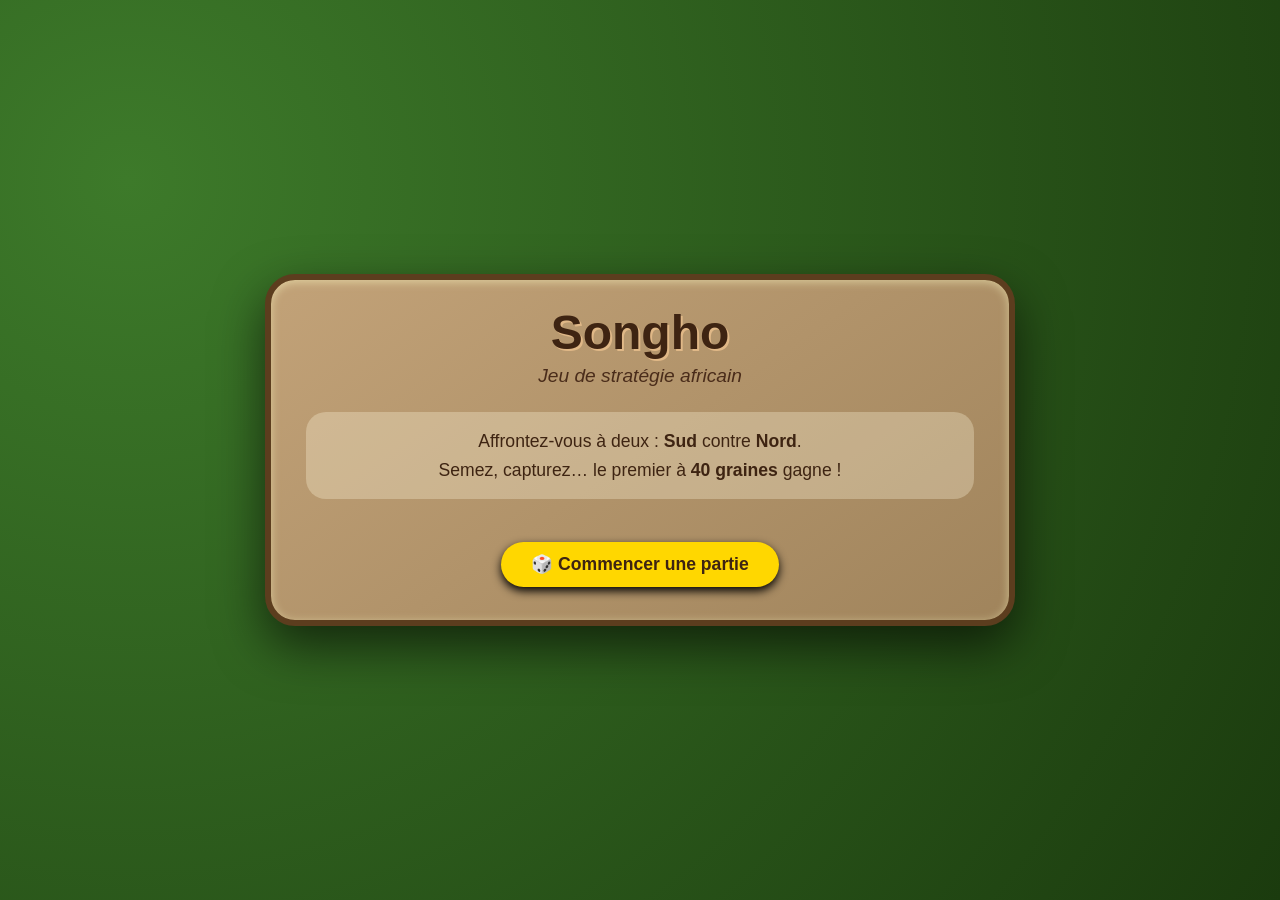
<file: index.html>
<!DOCTYPE html>
<html lang="fr">
<head>
    <meta charset="UTF-8">
    <meta name="viewport" content="width=device-width, initial-scale=1.0">
    <title>Songho – Accueil</title>
    <link rel="stylesheet" href="style.css">
</head>
<body>
    <div class="container home-screen">
        <h1>Songho</h1>
        <p class="subtitle">Jeu de stratégie africain</p>
        <div class="description">
            <p>Affrontez‑vous à deux : <strong>Sud</strong> contre <strong>Nord</strong>.<br>
            Semez, capturez… le premier à <strong>40 graines</strong> gagne !</p>
        </div>
        <a href="game.html" class="btn">🎲 Commencer une partie</a>
    </div>
</body>
</html>
</file>
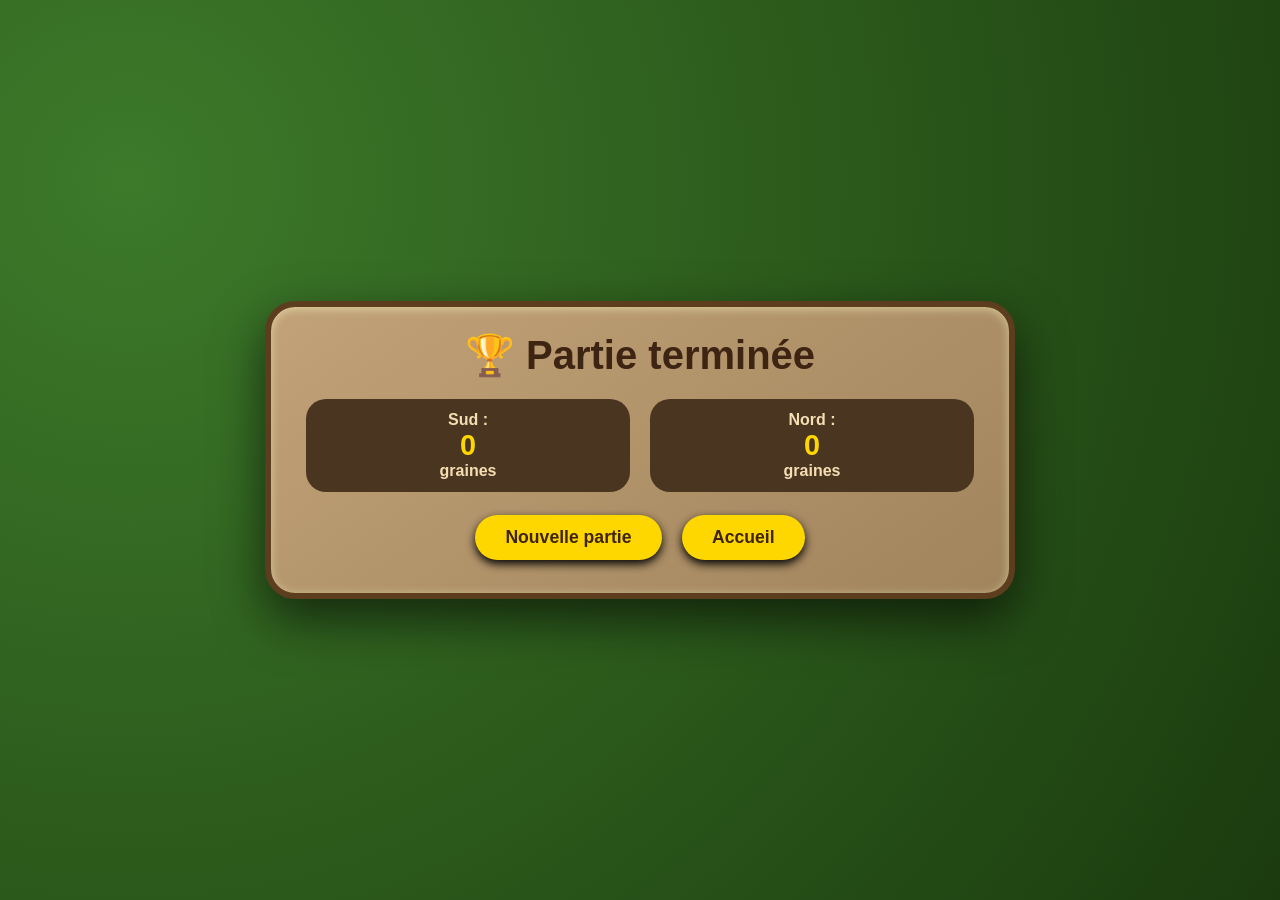
<file: end.html>
<!DOCTYPE html>
<html lang="fr">
<head>
    <meta charset="UTF-8">
    <meta name="viewport" content="width=device-width, initial-scale=1.0">
    <title>Songho – Résultat</title>
    <link rel="stylesheet" href="style.css">
</head>
<body>
    <div class="container winner-screen" id="winnerScreen">
        <h1>🏆 Partie terminée</h1>
        <div id="winnerMessage"></div>
        <div class="score-area">
            <div class="player-score">
                Sud : <span id="finalCapturedSouth" class="score-value">0</span> graines
            </div>
            <div class="player-score">
                Nord : <span id="finalCapturedNorth" class="score-value">0</span> graines
            </div>
        </div>
        <a href="game.html" class="btn"> Nouvelle partie</a>
        <a href="index.html" class="btn"> Accueil</a>
    </div>

    <script>
        const params = new URLSearchParams(window.location.search);
        document.getElementById('winnerMessage').textContent = params.get('winner') || '';
        document.getElementById('finalCapturedSouth').textContent = params.get('score1') || '0';
        document.getElementById('finalCapturedNorth').textContent = params.get('score2') || '0';
    </script>
</body>
</html>
</file>
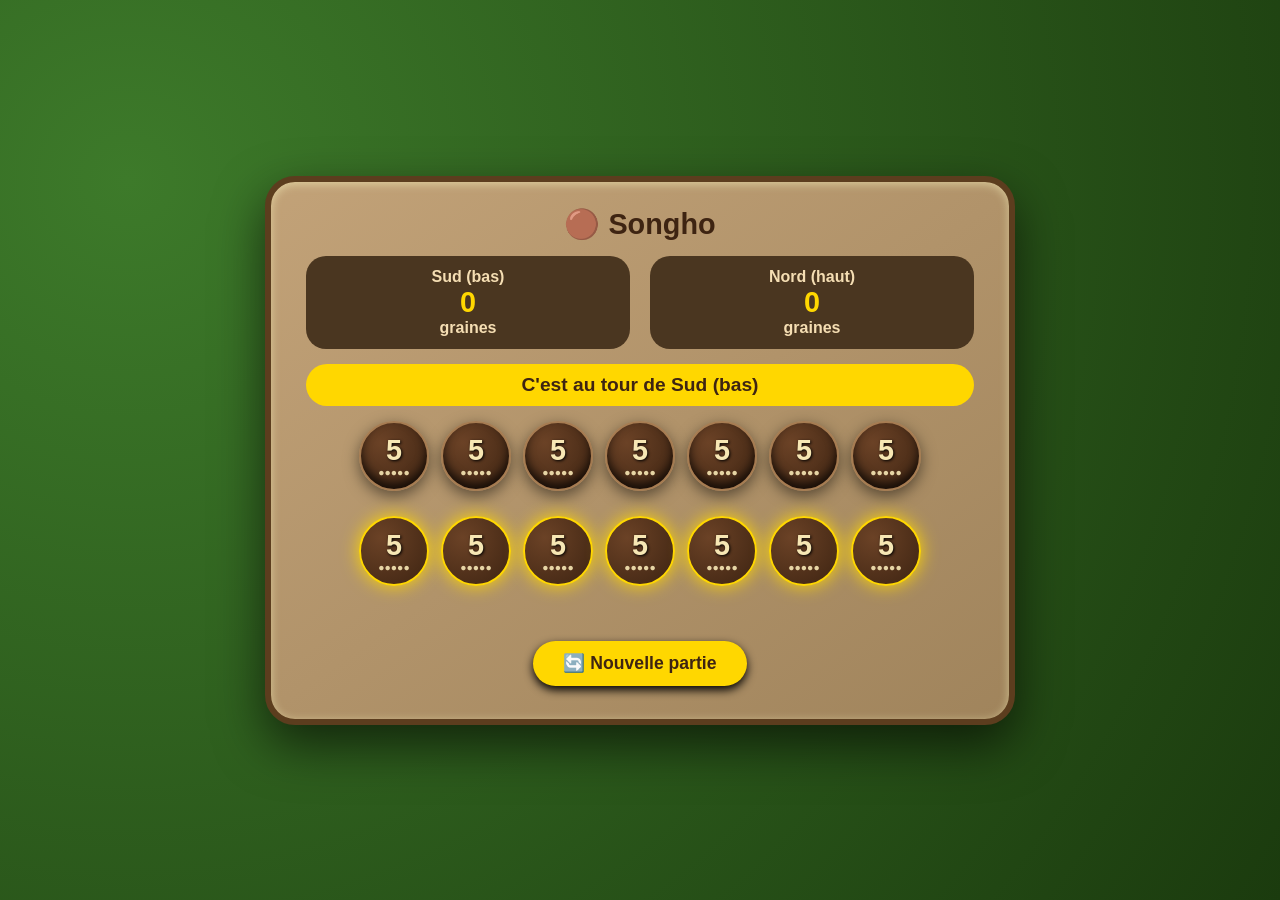
<file: game.html>
<!DOCTYPE html>
<html lang="fr">
<head>
    <meta charset="UTF-8">
    <meta name="viewport" content="width=device-width, initial-scale=1.0">
    <title>Songho – Jeu</title>
    <link rel="stylesheet" href="style.css">
</head>
<body>
    <div class="container" id="gameContainer">
        <h2>🟤 Songho</h2>
        <div class="score-area">
            <div class="player-score">
                Sud (bas) <span class="score-value" id="capturedSouth">0</span> graines
            </div>
            <div class="player-score">
                Nord (haut) <span class="score-value" id="capturedNorth">0</span> graines
            </div>
        </div>
        <div class="turn-indicator" id="turnIndicator">C'est au tour de Sud</div>
        <div class="board-wrapper" id="board"></div>
        <div class="message" id="message"></div>
        <button class="btn" id="resetBtn">🔄 Nouvelle partie</button>
    </div>

    <script src="script.js"></script>
</body>
</html>
</file>
<file: style.css>
* {
    box-sizing: border-box;
    margin: 0;
    padding: 0;
}

body {
    font-family: 'Segoe UI', Tahoma, Geneva, Verdana, sans-serif;
    background-color: red;
    background-image: radial-gradient(circle at 10% 20%, #3d7a2a, #1b3b0e);
    display: flex;
    justify-content: center;
    align-items: center;
    min-height: 100vh;
    padding: 20px;
}

.container {
    background-color: #deb887;
    background-image: linear-gradient(145deg, #c2a278, #a0845c);
    border-radius: 30px;
    box-shadow: 0 20px 50px rgba(0,0,0,0.6), inset 0 2px 10px rgba(255,255,200,0.5);
    padding: 25px 35px;
    max-width: 750px;
    width: 100%;
    text-align: center;
    border: 6px solid #5c3d1e;
    animation: fadeIn 0.6s ease;
}

.home-screen h1 {
    color: #3e2412;
    font-size: 3rem;
    margin-bottom: 5px;
    text-shadow: 2px 2px 0 #e0b887;
}

.subtitle {
    color: #4a2c1a;
    font-style: italic;
    margin-bottom: 25px;
    font-size: 1.2rem;
}

.description {
    color: #3e2412;
    margin-bottom: 35px;
    line-height: 1.6;
    font-size: 1.1rem;
    background: rgba(255, 248, 220, 0.3);
    padding: 15px;
    border-radius: 20px;
}

h2 {
    color: #3e2412;
    font-size: 1.8rem;
    margin-bottom: 15px;
}

.score-area {
    display: flex;
    justify-content: space-between;
    gap: 20px;
    margin-bottom: 15px;
}

.player-score {
    background: #4a3620;
    color: #f5deb3;
    padding: 12px 20px;
    border-radius: 20px;
    flex: 1;
    font-weight: bold;
}

.player-score .score-value {
    font-size: 1.8rem;
    display: block;
    color: #ffd700;
}

.turn-indicator {
    background: #ffd700;
    color: #3e2412;
    padding: 10px;
    border-radius: 30px;
    font-weight: bold;
    font-size: 1.2rem;
    margin-bottom: 10px;
}

.board-wrapper {
    display: flex;
    flex-direction: column;
    align-items: center;
    gap: 25px;
    margin: 15px 0;
}

.row {
    display: flex;
    gap: 12px;
}

.row.top {
    flex-direction: row-reverse;    /* Nord : 13 → 7 dans l’ordre visuel */
}

.pit {
    width: 70px;
    height: 70px;
    background: radial-gradient(circle at 30% 30%, #6b4226, #3e2412);
    border-radius: 50%;
    box-shadow: inset 0 -6px 10px rgba(0,0,0,0.7), 0 5px 15px rgba(0,0,0,0.5);
    display: flex;
    flex-direction: column;
    justify-content: center;
    align-items: center;
    cursor: pointer;
    transition: 0.2s;
    border: 2px solid #a67c52;
    color: #f7e7b4;
    font-weight: bold;
    user-select: none;
}

.pit:hover:not(.empty-opponent):not(.empty) {
    transform: scale(1.06);
    box-shadow: 0 8px 20px rgba(255,215,0,0.6);
    border-color: #ffd700;
}

.pit.active-player {
    border-color: #ffd700;
    box-shadow: 0 0 18px #ffd700;
}

.pit.feeding-only {
    border-color: #ff8c00;
    box-shadow: 0 0 18px #ff8c00;
}

.pit.empty {
    cursor: not-allowed;
    opacity: 0.6;
}

.pit.empty-opponent {
    cursor: default;
}

.seed-count {
    font-size: 1.8rem;
    text-shadow: 1px 1px 3px black;
}

.seed-icons {
    font-size: 0.65rem;
    opacity: 0.9;
}

.message {
    min-height: 2rem;
    color: #fff7d6;
    font-style: italic;
    margin-top: 5px;
}

.btn {
    background: #ffd700;
    border: none;
    color: #3e2412;
    font-weight: bold;
    padding: 12px 30px;
    border-radius: 25px;
    font-size: 1.1rem;
    cursor: pointer;
    text-decoration: none;
    display: inline-block;
    margin: 8px;
    transition: 0.3s;
    box-shadow: 0 4px 10px black;
}

.btn:hover {
    background: #ffed70;
    transform: scale(1.03);
}

.winner-screen h1 {
    color: #3e2412;
    font-size: 2.5rem;
    margin-bottom: 20px;
}

#winnerMessage {
    color: #3e2412;
    font-size: 1.5rem;
    margin: 20px;
    font-weight: bold;
}

@keyframes fadeIn {
    from { opacity: 0; transform: translateY(20px); }
    to   { opacity: 1; transform: translateY(0); }
}
</file>
